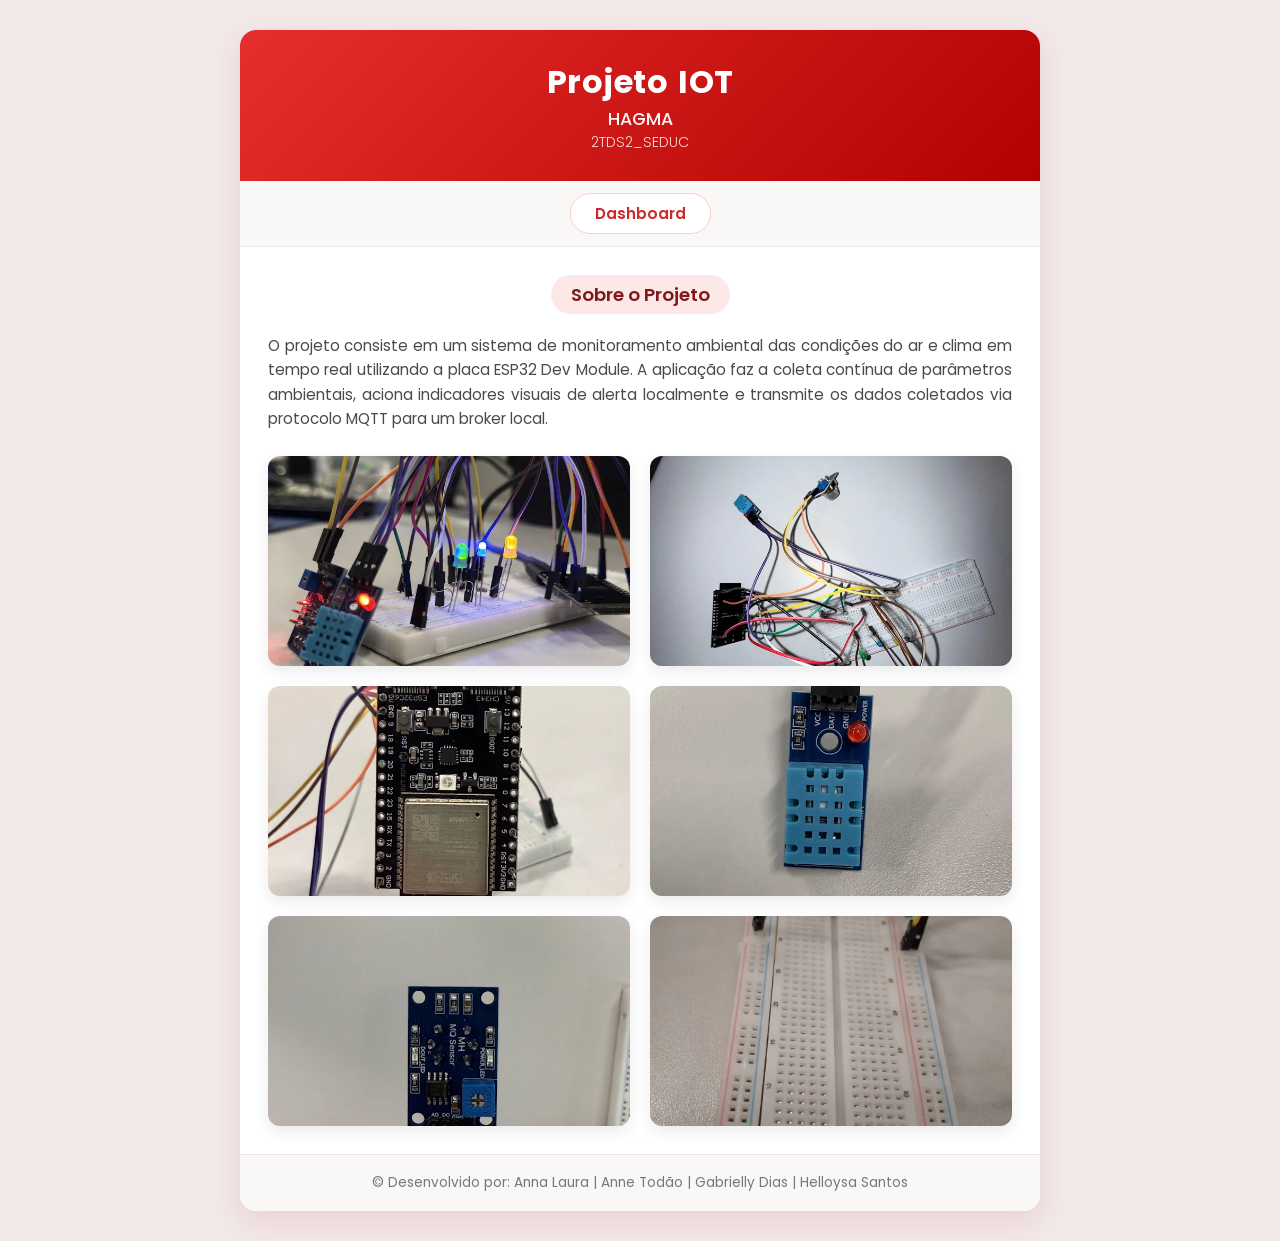
<file: index.html>
<!doctype html>
<html lang="pt-BR">
    <head>
        <meta charset="UTF-8" />
        <meta name="viewport" content="width=device-width, initial-scale=1.0" />
        <title>Projeto IOT</title>
        <link rel="stylesheet" href="assets/css/index.css" />
    </head>
    <body>
        <div class="app-container">
            <header>
                <div class="tittle">
                    <h1>Projeto</h1>
                    <h1>IOT</h1>
                </div>

                <h2>HAGMA</h2>
                <h3>2TDS2_SEDUC</h3>
            </header>

            <div class="nav">
                <a href="assets/pages/dash.html">Dashboard</a>
            </div>

            <main>
                <h2>Sobre o Projeto</h2>
                <p>
                    O projeto consiste em um sistema de monitoramento ambiental das condições do ar
                    e clima em tempo real utilizando a placa ESP32 Dev Module. A aplicação faz a
                    coleta contínua de parâmetros ambientais, aciona indicadores visuais de alerta
                    localmente e transmite os dados coletados via protocolo MQTT para um broker
                    local.
                </p>

                <div class="gallery-grid">
                    <div class="cards">
                        <div class="cards-front">
                            <img src="assets/img/completo.png" alt="Vista completa" />
                        </div>
                        <div class="cards-back">
                            <h1>Protoboard Completa</h1>
                            <p>Mostra todas as ligações e componentes do projeto integrados na protoboard.</p>
                        </div>
                    </div>

                    <div class="cards">
                        <div class="cards-front">
                            <img src="assets/img/cima.png" alt="Vista por cima" />
                        </div>
                        <div class="cards-back">
                            <h1>Vista por Cima</h1>
                            <p>Exibe a disposição espacial e a organização dos fios na placa.</p>
                        </div>
                    </div>

                    <div class="cards">
                        <div class="cards-front">
                            <img src="assets/img/esp32.png" alt="ESP32" />
                        </div>
                        <div class="cards-back">
                            <h1>ESP32 Dev Module</h1>
                            <p>Processa os dados dos sensores e os envia via Wi-Fi para o broker.</p>
                        </div>
                    </div>

                    <div class="cards">
                        <div class="cards-front">
                            <img src="assets/img/sensor1.png" alt="Sensor de temperatura" />
                        </div>
                        <div class="cards-back">
                            <h1>Sensor de Temperatura e Umidade</h1>
                            <p>Mede a temperatura e a umidade do ar enviando dados ao sistema.</p>
                        </div>
                    </div>

                    <div class="cards">
                        <div class="cards-front">
                            <img src="assets/img/sensor2.png" alt="Sensor de gás" />
                        </div>
                        <div class="cards-back">
                            <h1>Sensor de Gás</h1>
                            <p>Detecta gases e fumaça no ambiente para emitir alertas de segurança.</p>
                        </div>
                    </div>

                    <div class="cards">
                        <div class="cards-front">
                            <img src="assets/img/protoboard.png" alt="Protoboard" />
                        </div>
                        <div class="cards-back">
                            <h1>Protoboard</h1>
                            <p>Exibe as métricas de temperatura, umidade e qualidade do ar em tempo real.</p>
                        </div>
                    </div>
                </div>
            </main>

            <footer class="global-footer">
    <p id="lista-integrantes">Desenvolvido por: </p>
            </footer>
        </div>

        <script src="assets/js/index.js"></script>
    </body>
    <script>
    (function () {
  const INTEGRANTES_REAIS = ["Anna Laura", "Anne Todão", "Gabrielly Dias", "Helloysa Santos"];

  function inicializarIntegrantes() {

    localStorage.setItem("integrantesGrupo", JSON.stringify(INTEGRANTES_REAIS));


    const salvos = JSON.parse(localStorage.getItem("integrantesGrupo"));
    const el = document.getElementById("lista-integrantes");

   
    if (el) {
      el.innerText = "© Desenvolvido por: " + salvos.join(" | ");
    }
  }

  if (document.readyState === "loading") {
    document.addEventListener("DOMContentLoaded", inicializarIntegrantes);
  } else {
    inicializarIntegrantes();
  }
})();
    </script>
</html>
</file>
<file: assets/css/index.css>
@import url('https://fonts.googleapis.com/css2?family=Poppins:wght@300;400;500;600;700&display=swap');

* {
    margin: 0;
    padding: 0;
    box-sizing: border-box;
}

body {
    font-family: 'Poppins', sans-serif;
    background-color: #f2e9e9;
    min-height: 100vh;
    display: flex;
    justify-content: center;
    align-items: center;
    padding: 30px 0;
}

.app-container {
    width: 800px;
    max-width: 95%;
    background-color: #ffffff;
    border: none;
    border-radius: 16px;
    display: flex;
    flex-direction: column;
    overflow: hidden;
    box-shadow: 0 10px 30px rgba(186, 34, 34, 0.12);
}

header {
    background: linear-gradient(135deg, #e62e2e 0%, #b30000 100%);
    color: white;
    padding: 28px 20px;
    text-align: center;
    box-shadow: 0 4px 12px rgba(179, 0, 0, 0.15);
}

header h1 {
    font-size: 2rem;
    font-weight: 700;
    letter-spacing: 0.5px;
}

header h2 {
    font-size: 1.1rem;
    font-weight: 500;
    opacity: 0.95;
}

header h3 {
    font-size: 0.9rem;
    font-weight: 300;
    opacity: 0.85;
}

.tittle {
    display: flex;
    justify-content: center;
    gap: 10px;
}

.nav {
    border-bottom: 1px solid #f0e6e6;
    text-align: center;
    padding: 12px 0;
    background-color: #faf7f7;
}

.nav a {
    display: inline-block;
    padding: 8px 24px;
    text-decoration: none;
    color: #cc2929;
    font-weight: 600;
    font-size: 0.95rem;
    background-color: #ffffff;
    border: 1.5px solid #ffcccc;
    border-radius: 20px;
    transition: all 0.3s ease;
}

.nav a:hover {
    background-color: #cc2929;
    color: #ffffff;
    border-color: #cc2929;
    box-shadow: 0 4px 10px rgba(204, 41, 41, 0.2);
}

main {
    padding: 28px;
    flex: 1;
}

main h2 {
    font-size: 1.15rem;
    font-weight: 600;
    color: #801a1a;
    text-align: center;
    background-color: #fde8e8;
    padding: 6px 20px;
    width: fit-content;
    margin: 0 auto 20px auto;
    border-radius: 20px;
}

main p {
    font-size: 0.95rem;
    line-height: 1.6;
    color: #4a4a4a;
    text-align: justify;
    margin-bottom: 25px;
}

.gallery-grid {
    display: grid;
    grid-template-columns: repeat(2, 1fr);
    gap: 20px;
}

.cards {
    position: relative;
    width: 100%;
    height: 210px;
    perspective: 1000px;
}

.cards-front, .cards-back {
    position: absolute;
    top: 0;
    left: 0;
    width: 100%;
    height: 100%;
    border-radius: 12px;
    overflow: hidden;
    backface-visibility: hidden;
    -webkit-backface-visibility: hidden;
    transition: transform 0.6s cubic-bezier(0.4, 0, 0.2, 1);
    box-shadow: 0 6px 15px rgba(0, 0, 0, 0.08);
}

.cards-front {
    transform: rotateY(0deg);
    background-color: #f8f8f8;
}

.cards-front img {
    width: 100%;
    height: 100%;
    object-fit: cover;
    display: block;
}

.cards-back {
    background: linear-gradient(135deg, #c94444 0%, #a32a2a 100%);
    color: #ffffff;
    transform: rotateY(180deg);
    display: flex;
    flex-direction: column;
    align-items: center;
    justify-content: center;
    padding: 20px;
    text-align: center;
}

.cards-back h1 {
    color: #ffffff;
    font-size: 1.25rem;
    font-weight: 600;
    line-height: 1.3;
    margin-bottom: 8px;
    margin-right: 0;
    text-align: center;
}

.cards-back p {
    color: #f0e6e6;
    font-size: 0.85rem;
    line-height: 1.4;
    margin: 0;
    text-align: center;
}

.cards:hover .cards-front {
    transform: rotateY(-180deg);
}

.cards:hover .cards-back {
    transform: rotateY(0deg);
}

footer {
    padding: 18px 20px;
    font-size: 0.85rem;
    color: #777777;
    border-top: 1px solid #f0e6e6;
    text-align: center;
    background-color: #faf7f7;
}

*, *::before, *::after {
  box-sizing: border-box;
  margin: 0;
  padding: 0;
}

img, video, canvas, svg {
  max-width: 100%;
  height: auto;
  display: block;
}

.container {
  width: 100%;
  max-width: 1200px;
  margin: 0 auto;
  padding: 0 20px;
}

.row {
  display: flex;
  flex-wrap: wrap;
  gap: 20px;
}

.col {
  flex: 1 1 300px;
}

@media (max-width: 768px) {
  .container {
    padding: 0 15px;
  }

  .row {
    flex-direction: column;
  }
}

@media (max-width: 480px) {
  body {
    font-size: 14px;
  }
}
</file>
